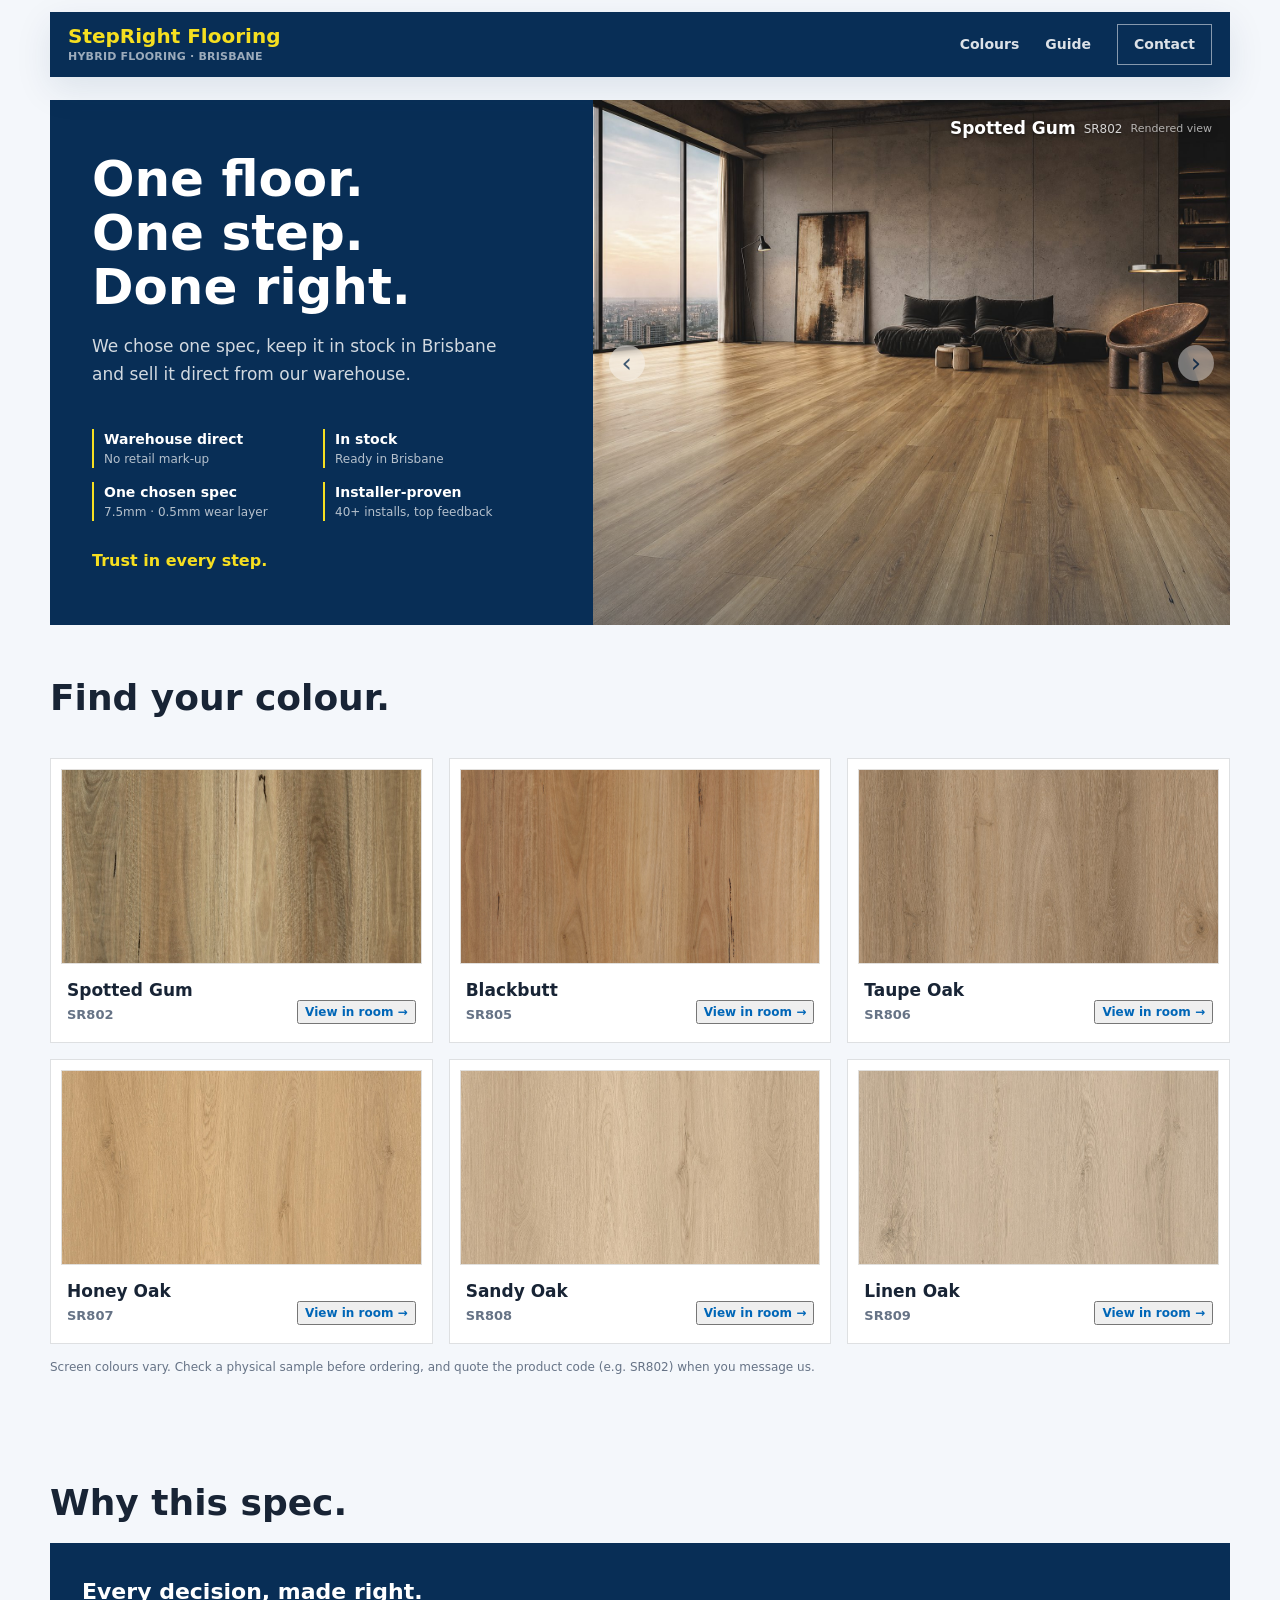
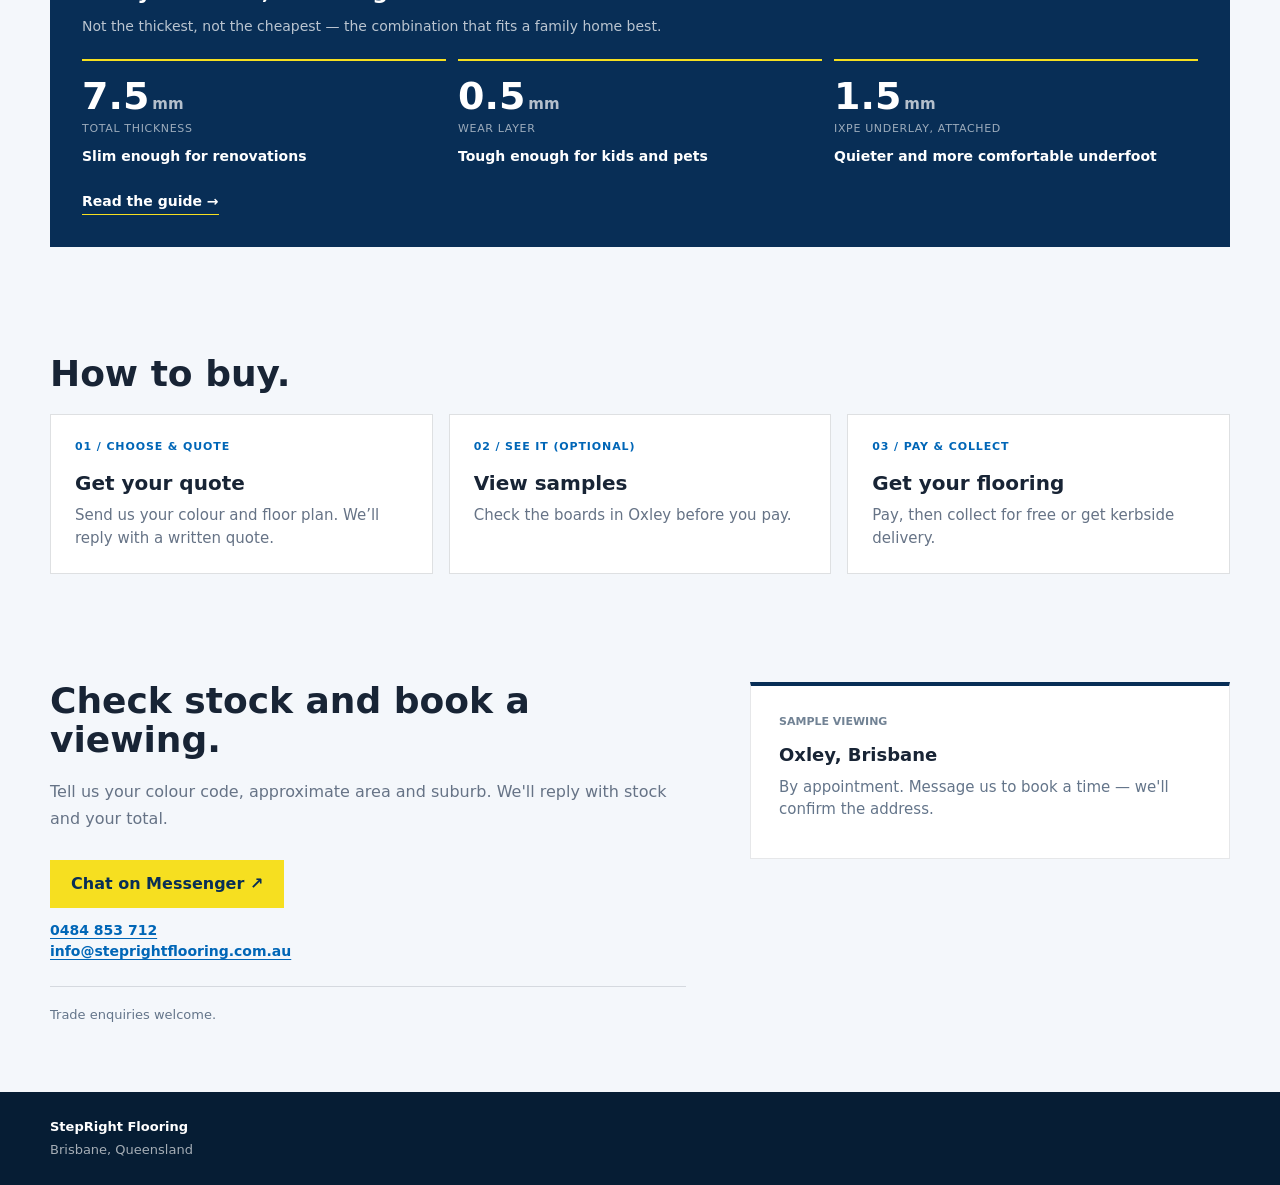
<file: index.html>
<!doctype html>
<html lang="en-AU">
  <head>
    <meta charset="UTF-8" />
    <meta name="viewport" content="width=device-width, initial-scale=1.0" />
    <meta
      name="description"
      content="7.5mm timber-look SPC hybrid flooring, in stock in Brisbane. Six colours, pickup or kerbside delivery. View samples in Oxley by appointment."
    />
    <title>StepRight Flooring | Hybrid Flooring Brisbane – In Stock</title>
    <link rel="canonical" href="https://www.steprightflooring.com.au/" />
    <link rel="icon" type="image/x-icon" href="/favicon.ico?v=8d5aaec" />
    <meta property="og:title" content="StepRight Flooring | Hybrid Flooring Brisbane – In Stock" />
    <meta
      property="og:description"
      content="7.5mm timber-look SPC hybrid flooring, in stock in Brisbane. Six colours, pickup or kerbside delivery. View samples in Oxley by appointment."
    />
    <meta property="og:url" content="https://www.steprightflooring.com.au/" />
    <meta property="og:type" content="website" />
    <meta property="og:site_name" content="StepRight Flooring" />
    <meta property="og:image" content="https://www.steprightflooring.com.au/assets/hero-spc-flooring.jpg" />
    <meta name="twitter:card" content="summary_large_image" />
    <meta name="twitter:title" content="StepRight Flooring | Hybrid Flooring Brisbane – In Stock" />
    <meta
      name="twitter:description"
      content="7.5mm timber-look SPC hybrid flooring, in stock in Brisbane. Six colours, pickup or kerbside delivery. View samples in Oxley by appointment."
    />
    <meta name="twitter:image" content="https://www.steprightflooring.com.au/assets/hero-spc-flooring.jpg" />
    <link rel="stylesheet" href="./styles.css" />
    <script type="application/ld+json">
      {
        "@context": "https://schema.org",
        "@type": "Organization",
        "name": "StepRight Flooring",
        "url": "https://www.steprightflooring.com.au/",
        "description": "Brisbane-based supplier of SPC hybrid flooring",
        "telephone": "+61484853712",
        "email": "info@steprightflooring.com.au",
        "areaServed": [
          {
            "@type": "City",
            "name": "Brisbane"
          },
          {
            "@type": "AdministrativeArea",
            "name": "Queensland"
          }
        ],
        "brand": {
          "@type": "Brand",
          "name": "StepRight Flooring",
          "category": "SPC flooring"
        }
      }
    </script>
  </head>
  <body>
    <header class="site-header" data-header>
      <a class="brand" href="#top" aria-label="StepRight home">
        <span>
          <strong>StepRight Flooring</strong>
          <small>Hybrid flooring · Brisbane</small>
        </span>
      </a>

      <nav class="site-nav">
        <a href="#colours">Colours</a>
        <a href="/guide/">Guide</a>
        <a class="nav-cta" href="#contact">Contact</a>
      </nav>
    </header>

    <main id="top">
      <section class="hero" aria-labelledby="hero-title">
        <div class="hero-brand-block">
          <h1 id="hero-title">One floor.<br />One step.<br />Done right.</h1>
          <p class="hero-copy">We chose one spec, keep it in stock in Brisbane and sell it direct from our warehouse.</p>
          <ul class="hero-points">
            <li><strong>Warehouse direct</strong><span>No retail mark-up</span></li>
            <li><strong>In stock</strong><span>Ready in Brisbane</span></li>
            <li><strong>One chosen spec</strong><span>7.5mm · 0.5mm wear layer</span></li>
            <li><strong>Installer-proven</strong><span>40+ installs, top feedback</span></li>
          </ul>
          <p class="hero-line">Trust in every step.</p>
        </div>

        <div class="hero-product-block">
          <img
            class="hero-image"
            data-hero-image
            src="./assets/hero-spc-flooring.jpg"
            alt="Timber-look hybrid flooring in a living and dining room"
          />
        </div>
      </section>

      <section class="colours section-pad" id="colours" aria-labelledby="colours-title">
        <div class="section-heading">
          <div>
            <h2 id="colours-title">Find your colour.</h2>
          </div>
        </div>

        <div class="colour-grid">
          <article class="colour-card" id="sr-802">
            <button
              class="swatch-button"
              type="button"
              data-lightbox
              data-lightbox-src="./assets/colour-802.jpg"
              data-lightbox-alt="Spotted Gum hybrid flooring sample, SR802"
              aria-label="View Spotted Gum, SR802, larger"
            >
              <img class="swatch" src="./assets/colour-802.jpg" alt="Spotted Gum hybrid flooring sample, SR802" />
            </button>
            <div class="card-foot">
              <div class="card-id">
                <h3>Spotted Gum</h3>
                <div class="colour-name">SR802</div>
              </div>
            </div>
          </article>

          <article class="colour-card" id="sr-805">
            <button
              class="swatch-button"
              type="button"
              data-lightbox
              data-lightbox-src="./assets/colour-805.jpg"
              data-lightbox-alt="Blackbutt hybrid flooring sample, SR805"
              aria-label="View Blackbutt, SR805, larger"
            >
              <img class="swatch" src="./assets/colour-805.jpg" alt="Blackbutt hybrid flooring sample, SR805" />
            </button>
            <div class="card-foot">
              <div class="card-id">
                <h3>Blackbutt</h3>
                <div class="colour-name">SR805</div>
              </div>
            </div>
          </article>

          <article class="colour-card" id="sr-806">
            <button
              class="swatch-button"
              type="button"
              data-lightbox
              data-lightbox-src="./assets/colour-806.jpg"
              data-lightbox-alt="Taupe Oak hybrid flooring sample, SR806"
              aria-label="View Taupe Oak, SR806, larger"
            >
              <img class="swatch" src="./assets/colour-806.jpg" alt="Taupe Oak hybrid flooring sample, SR806" />
            </button>
            <div class="card-foot">
              <div class="card-id">
                <h3>Taupe Oak</h3>
                <div class="colour-name">SR806</div>
              </div>
            </div>
          </article>

          <article class="colour-card" id="sr-807">
            <button
              class="swatch-button"
              type="button"
              data-lightbox
              data-lightbox-src="./assets/colour-807.jpg"
              data-lightbox-alt="Honey Oak hybrid flooring sample, SR807"
              aria-label="View Honey Oak, SR807, larger"
            >
              <img class="swatch" src="./assets/colour-807.jpg" alt="Honey Oak hybrid flooring sample, SR807" />
            </button>
            <div class="card-foot">
              <div class="card-id">
                <h3>Honey Oak</h3>
                <div class="colour-name">SR807</div>
              </div>
            </div>
          </article>

          <article class="colour-card" id="sr-808">
            <button
              class="swatch-button"
              type="button"
              data-lightbox
              data-lightbox-src="./assets/colour-808.jpg"
              data-lightbox-alt="Sandy Oak hybrid flooring sample, SR808"
              aria-label="View Sandy Oak, SR808, larger"
            >
              <img class="swatch" src="./assets/colour-808.jpg" alt="Sandy Oak hybrid flooring sample, SR808" />
            </button>
            <div class="card-foot">
              <div class="card-id">
                <h3>Sandy Oak</h3>
                <div class="colour-name">SR808</div>
              </div>
            </div>
          </article>

          <article class="colour-card" id="sr-809">
            <button
              class="swatch-button"
              type="button"
              data-lightbox
              data-lightbox-src="./assets/colour-809.jpg"
              data-lightbox-alt="Linen Oak hybrid flooring sample, SR809"
              aria-label="View Linen Oak, SR809, larger"
            >
              <img class="swatch" src="./assets/colour-809.jpg" alt="Linen Oak hybrid flooring sample, SR809" />
            </button>
            <div class="card-foot">
              <div class="card-id">
                <h3>Linen Oak</h3>
                <div class="colour-name">SR809</div>
              </div>
            </div>
          </article>
        </div>

        <p class="fine">Screen colours vary. Check a physical sample before ordering, and quote the product code (e.g. SR802) when you message us.</p>
      </section>

      <section class="section-pad" id="why-this-spec" aria-labelledby="thinking-title">
        <h2 id="thinking-title">Why this spec.</h2>
        <div class="thinking-band">
          <div class="tb-inner">
            <h3 class="tb-title">Every decision, made right.</h3>
            <p class="tb-sub">Not the thickest, not the cheapest — the combination that fits a family home best.</p>
            <div class="tb-grid">
              <div class="tb-item">
                <span class="tb-num">7.5<small>mm</small></span>
                <span class="tb-label">Total thickness</span>
                <span class="tb-b">Slim enough for renovations</span>
              </div>
              <div class="tb-item">
                <span class="tb-num">0.5<small>mm</small></span>
                <span class="tb-label">Wear layer</span>
                <span class="tb-b">Tough enough for kids and pets</span>
              </div>
              <div class="tb-item">
                <span class="tb-num">1.5<small>mm</small></span>
                <span class="tb-label">IXPE underlay, attached</span>
                <span class="tb-b">Quieter and more comfortable underfoot</span>
              </div>
            </div>
            <a class="tb-all" href="/guide/">Read the guide →</a>
          </div>
        </div>
      </section>

      <section class="section-pad" id="how-to-buy" aria-labelledby="how-title">
        <h2 id="how-title">How to buy.</h2>
        <div class="steps">
          <div class="step">
            <div class="step-label">01 / CHOOSE &amp; QUOTE</div>
            <h3>Get your quote</h3>
            <p>Send us your colour and floor plan. We’ll reply with a written quote.</p>
          </div>
          <div class="step">
            <div class="step-label">02 / SEE IT (OPTIONAL)</div>
            <h3>View samples</h3>
            <p>Check the boards in Oxley before you pay.</p>
          </div>
          <div class="step">
            <div class="step-label">03 / PAY &amp; COLLECT</div>
            <h3>Get your flooring</h3>
            <p>Pay, then collect for free or get kerbside delivery.</p>
          </div>
        </div>
      </section>

      <section class="contact section-pad" id="contact" aria-labelledby="contact-title">
        <div>
          <h2 id="contact-title">Check stock and book a viewing.</h2>
          <p>Tell us your colour code, approximate area and suburb. We'll reply with stock and your total.</p>
          <div class="contact-actions">
            <a
              class="button primary"
              href="https://m.me/61594506577076?ref=contact"
              target="_blank"
              rel="noopener"
              >Chat on Messenger ↗</a
            >
          </div>
          <p class="contact-email">
            <a href="tel:+61484853712">0484 853 712</a>
            <br />
            <a href="mailto:info@steprightflooring.com.au">info@steprightflooring.com.au</a>
          </p>
          <p class="trade-line">Trade enquiries welcome.</p>
        </div>
        <aside class="dealer-panel" aria-label="Sample viewing information">
          <span class="dealer-label">Sample viewing</span>
          <p class="location">Oxley, Brisbane</p>
          <p>By appointment. Message us to book a time — we'll confirm the address.</p>
        </aside>
      </section>
    </main>

    <footer class="site-footer">
      <div class="footer-brand">
        <strong>StepRight Flooring</strong>
        <p>Brisbane, Queensland</p>
      </div>
    </footer>

    <div
      class="lightbox"
      data-lightbox-modal
      role="dialog"
      aria-modal="true"
      aria-label="Colour image preview"
      hidden
    >
      <button class="lightbox-close" type="button" data-lightbox-close aria-label="Close image preview">×</button>
      <img class="lightbox-image" data-lightbox-image alt="" />
    </div>

    <script src="./script.js"></script>
  </body>
</html>
</file>
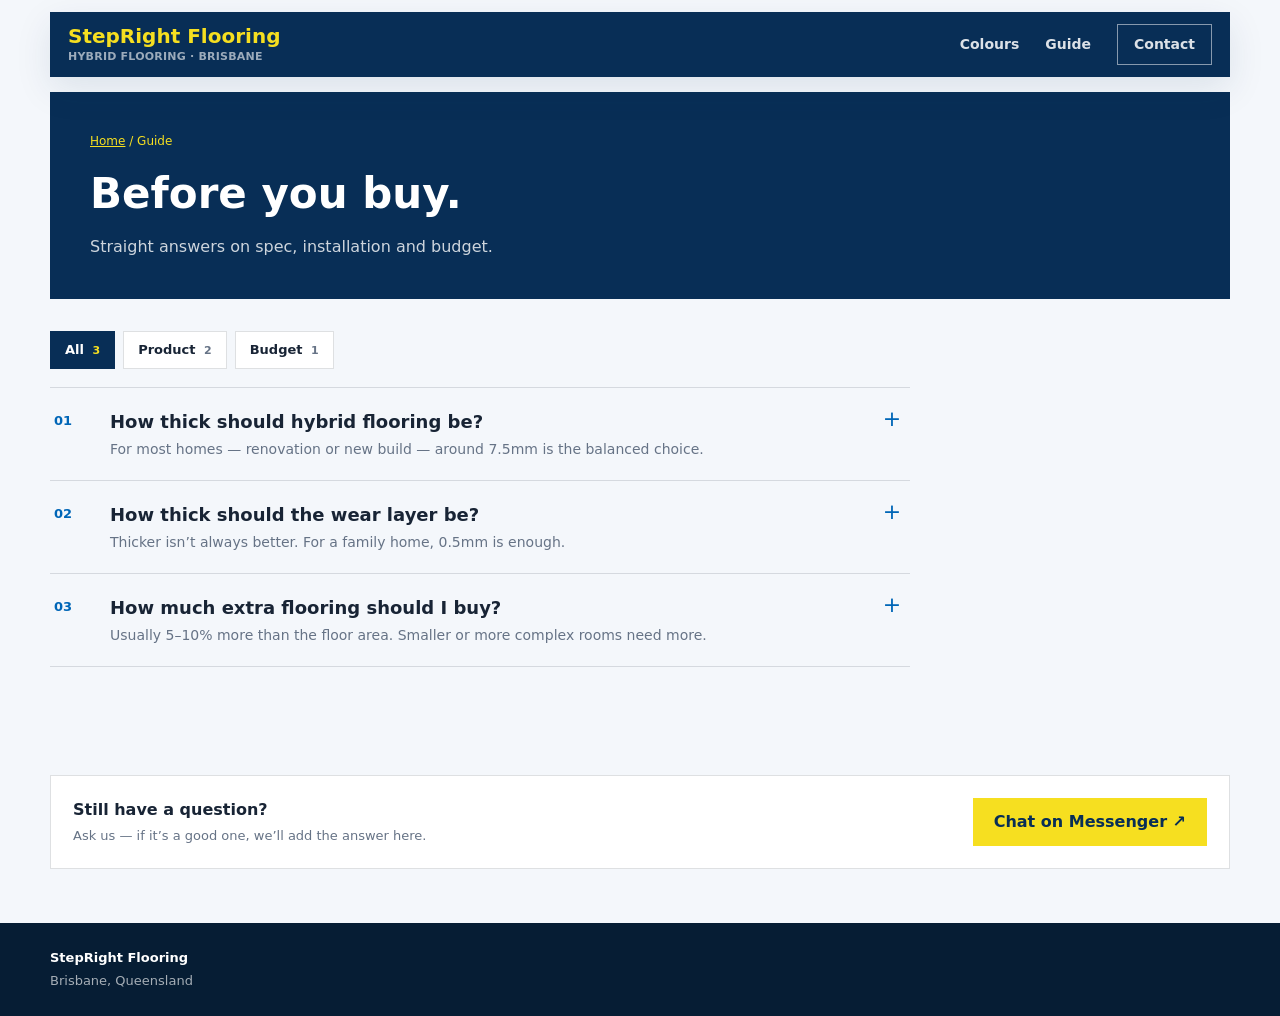
<file: guide/index.html>
<!doctype html>
<html lang="en-AU">
  <head>
    <meta charset="UTF-8" />
    <meta name="viewport" content="width=device-width, initial-scale=1.0" />
    <meta
      name="description"
      content="Straight answers before you buy hybrid flooring: thickness, wear layer, and how much extra to allow for wastage."
    />
    <title>Hybrid Flooring Guide – Before You Buy | StepRight Flooring Brisbane</title>
    <link rel="canonical" href="https://www.steprightflooring.com.au/guide/" />
    <link rel="icon" type="image/x-icon" href="/favicon.ico?v=8d5aaec" />
    <link rel="stylesheet" href="/styles.css" />
    <script type="application/ld+json">
      {
        "@context": "https://schema.org",
        "@type": "FAQPage",
        "mainEntity": [
          {
            "@type": "Question",
            "name": "How thick should hybrid flooring be?",
            "acceptedAnswer": {
              "@type": "Answer",
              "text": "For most homes — renovation or new build — around 7.5mm is the balanced choice. Hybrid flooring comes in 5.5, 6.5, 7.5, 8, 9 and even 11mm; a bigger number isn’t automatically a better floor. Around 7.5mm is solid and stable underfoot without adding height at doorways, skirting and joins to other rooms."
            }
          },
          {
            "@type": "Question",
            "name": "How thick should the wear layer be?",
            "acceptedAnswer": {
              "@type": "Answer",
              "text": "Thicker isn’t always better. The right wear layer depends on how the room is used: 0.3mm for light use, 0.5mm for family homes including kids and pets, 0.7mm and up for commercial spaces. For a family home, 0.5mm is enough."
            }
          },
          {
            "@type": "Question",
            "name": "How much extra flooring should I buy?",
            "acceptedAnswer": {
              "@type": "Answer",
              "text": "Usually 5–10% more than the floor area to allow for cutting waste. Large, simple rooms need about 5%; smaller rooms, hallways and spaces with many corners need 8–10%; patterns such as herringbone or chevron need more than 10%. Round up to full boxes (1.7457 m² per box)."
            }
          }
        ]
      }
    </script>
  </head>
  <body>
    <header class="site-header" data-header>
      <a class="brand" href="/" aria-label="StepRight home">
        <span>
          <strong>StepRight Flooring</strong>
          <small>Hybrid flooring · Brisbane</small>
        </span>
      </a>

      <nav class="site-nav" aria-label="Main navigation">
        <a href="/#colours">Colours</a>
        <a href="/guide/">Guide</a>
        <a class="nav-cta" href="/#contact">Contact</a>
      </nav>
    </header>

    <main id="top">
      <section class="page-hero">
        <p class="crumb"><a href="/">Home</a> / Guide</p>
        <h1>Before you buy.</h1>
        <p>Straight answers on spec, installation and budget.</p>
      </section>

      <section class="section-pad guide">
        <nav class="guide-cats" aria-label="Topics">
          <button class="guide-cat is-on" data-cat="all">All <span>3</span></button>
          <button class="guide-cat" data-cat="product">Product <span>2</span></button>
          <button class="guide-cat" data-cat="budget">Budget <span>1</span></button>
        </nav>

        <div class="qlist">
          <details class="q" id="thickness" data-cat="product">
            <summary>
              <span class="q-n">01</span>
              <span class="q-body">
                <span class="q-t">How thick should hybrid flooring be?</span>
                <span class="q-s">For most homes — renovation or new build — around 7.5mm is the balanced choice.</span>
              </span>
              <span class="q-x" aria-hidden="true">+</span>
            </summary>
            <div class="q-a">
              <p>Hybrid flooring comes in 5.5, 6.5, 7.5, 8, 9 and even 11mm. Each thickness came from a different period and was made for a different job — so a bigger number isn’t automatically a better floor.</p>
              <p>For most family homes, whether you’re renovating or building new, around 7.5mm is the balanced choice: solid and stable underfoot, without adding height you then have to deal with at doorways, skirting and the joins to other rooms.</p>
              <p>That’s why it’s the one thickness we stock.</p>
            </div>
          </details>

          <details class="q" id="wear-layer" data-cat="product">
            <summary>
              <span class="q-n">02</span>
              <span class="q-body">
                <span class="q-t">How thick should the wear layer be?</span>
                <span class="q-s">Thicker isn’t always better. For a family home, 0.5mm is enough.</span>
              </span>
              <span class="q-x" aria-hidden="true">+</span>
            </summary>
            <div class="q-a">
              <p>The wear layer is the clear top layer that protects the timber look underneath. You’ll see 0.3, 0.5, 0.7mm, and even 1mm or more.</p>
              <p>Thicker isn’t automatically better. The right choice depends on what the room is used for and how hard it’s used — and you pay for every extra tenth of a millimetre.</p>
              <table class="q-table">
                <thead><tr><th>Wear layer</th><th>Made for</th></tr></thead>
                <tbody>
                  <tr><td>0.3mm</td><td>Light use, low-traffic rooms</td></tr>
                  <tr class="hl"><td>0.5mm</td><td>Family homes, including kids and pets</td></tr>
                  <tr><td>0.7mm and up</td><td>Commercial spaces with constant foot traffic</td></tr>
                </tbody>
              </table>
              <p>For a home, 0.5mm is enough. Going thicker means paying for commercial-grade wear you won’t use.</p>
            </div>
          </details>

          <details class="q" id="wastage" data-cat="budget">
            <summary>
              <span class="q-n"></span>
              <span class="q-body">
                <span class="q-t">How much extra flooring should I buy?</span>
                <span class="q-s">Usually 5–10% more than the floor area. Smaller or more complex rooms need more.</span>
              </span>
              <span class="q-x" aria-hidden="true">+</span>
            </summary>
            <div class="q-a">
              <p>You always need a little more flooring than the area you’re covering. Boards are cut to fit walls, doorways and corners, and not every offcut can be used again. This is called wastage.</p>
              <p>For most jobs, wastage sits between 5% and 10%. Where you land depends on the space:</p>
              <table class="q-table">
                <thead><tr><th>The space</th><th>Allow for</th></tr></thead>
                <tbody>
                  <tr><td>Large, simple rectangular rooms</td><td>About 5%</td></tr>
                  <tr class="hl"><td>Smaller rooms, hallways, lots of corners and doorways</td><td>8–10%</td></tr>
                  <tr><td>Patterns such as herringbone or chevron</td><td>More than 10%</td></tr>
                </tbody>
              </table>
              <p>Example: a 30 m² room + 8% = 32.4 m². At 1.7457 m² per box, that’s 18.6 boxes — so you’d order 19.</p>
              <p>Not sure? Send us a floor plan — a photo of a hand sketch with measurements is fine — and we’ll work out the boxes for you.</p>
            </div>
          </details>
        </div>
      </section>

      <section class="section-pad">
        <div class="guide-cta">
          <div>
            <h3>Still have a question?</h3>
            <p>Ask us — if it’s a good one, we’ll add the answer here.</p>
          </div>
          <a class="button primary" href="https://m.me/61594506577076?ref=guide" target="_blank" rel="noopener">Chat on Messenger ↗</a>
        </div>
      </section>
    </main>

    <footer class="site-footer">
      <div class="footer-brand">
        <strong>StepRight Flooring</strong>
        <p>Brisbane, Queensland</p>
      </div>
    </footer>

    <script src="/script.js"></script>
  </body>
</html>
</file>
<file: styles.css>
:root {
  color-scheme: light;
  --navy: #082e56;
  --navy-deep: #061d34;
  --yellow: #f6df20;
  --link: #0066b7;
  --ink: #182435;
  --muted: #667386;
  --paper: #f4f7fb;
  --surface: #ffffff;
  --line: rgba(24, 36, 53, 0.14);
  --shadow: 0 24px 70px color-mix(in srgb, var(--navy) 16%, transparent);
  --page: min(1180px, calc(100% - 40px));
}

* {
  box-sizing: border-box;
}

html {
  scroll-behavior: smooth;
}

section {
  scroll-margin-top: 110px;
}

body {
  margin: 0;
  background: var(--paper);
  color: var(--ink);
  font-family:
    Inter, ui-sans-serif, system-ui, -apple-system, BlinkMacSystemFont,
    "Segoe UI", Arial, sans-serif;
  line-height: 1.5;
}

img {
  display: block;
  max-width: 100%;
}

a {
  color: inherit;
  text-decoration: none;
}

button {
  font: inherit;
}

.site-header {
  position: fixed;
  top: 12px;
  left: 50%;
  z-index: 20;
  display: flex;
  align-items: center;
  justify-content: space-between;
  width: min(1180px, calc(100% - 28px));
  transform: translateX(-50%);
  padding: 12px 18px;
  background: var(--navy);
  box-shadow: 0 12px 36px color-mix(in srgb, var(--navy) 10%, transparent);
  color: #fff;
  backdrop-filter: blur(16px);
  transition:
    background 180ms ease,
    box-shadow 180ms ease,
    color 180ms ease,
    padding 180ms ease;
}

.site-header.scrolled {
  background: var(--navy);
}

.brand {
  display: inline-flex;
  align-items: center;
  min-width: 0;
}

.brand strong,
.brand small {
  display: block;
}

.brand strong {
  color: var(--yellow);
  font-size: 20px;
  font-weight: 800;
  letter-spacing: 0;
  line-height: 1.05;
}

.brand small {
  margin-top: 3px;
  color: rgba(255, 255, 255, 0.6);
  font-size: 11px;
  font-weight: 700;
  letter-spacing: 0.02em;
  line-height: 1.2;
  text-transform: uppercase;
}

.site-nav {
  display: flex;
  align-items: center;
  gap: 26px;
  font-size: 14px;
  font-weight: 800;
}

.site-nav a {
  color: #fff;
  opacity: 0.86;
}

.site-nav a:hover {
  opacity: 1;
}

.nav-cta {
  border: 1px solid rgba(255, 255, 255, 0.6);
  background: transparent;
  color: #fff;
  padding: 9px 16px;
}

.nav-cta:hover {
  border-color: var(--yellow);
  color: var(--yellow);
}

.hero {
  display: grid;
  width: var(--page);
  margin: 24px auto 0;
  padding-top: 76px;
  grid-template-columns: minmax(0, 0.92fr) minmax(0, 1.08fr);
  background: transparent;
}

.hero-brand-block {
  display: grid;
  align-content: center;
  min-height: 500px;
  padding: 52px 42px;
  background: var(--navy);
  color: #fff;
}

.hero-product-block {
  position: relative;
  min-height: 500px;
  overflow: hidden;
  background: #fff;
}

.hero-product-block img {
  width: 100%;
  height: 100%;
  object-fit: cover;
}

.hero-image {
  transition: opacity 600ms ease;
}

.hero-image.is-fading {
  opacity: 0.18;
}

.hero-product-block::after {
  position: absolute;
  inset: 0;
  background: linear-gradient(0deg, color-mix(in srgb, var(--navy) 32%, transparent), transparent 48%);
  content: "";
}

.hero-scene-controls {
  position: absolute;
  inset: 0;
  z-index: 2;
  pointer-events: none;
}

.scene-bar {
  position: absolute;
  top: 16px;
  right: 18px;
  left: auto;
  bottom: auto;
  display: flex;
  align-items: center;
  justify-content: flex-end;
  gap: 8px;
  padding: 0;
  background: none;
  color: #fff;
  text-align: right;
  text-shadow: 0 1px 3px rgba(0, 0, 0, 0.55), 0 0 12px rgba(0, 0, 0, 0.35);
  white-space: nowrap;
}

.scene-name {
  font-size: 17px;
  font-weight: 800;
}

.scene-code {
  font-size: 12px;
  opacity: 0.8;
}

.scene-rendered {
  font-size: 11px;
  opacity: 0.65;
}

.hero-scene-arrow {
  border: 0;
  cursor: pointer;
}

.hero-scene-arrow {
  position: absolute;
  top: 50%;
  display: grid;
  width: 36px;
  height: 36px;
  place-items: center;
  border-radius: 50%;
  background: rgba(255, 255, 255, 0.55);
  backdrop-filter: blur(4px);
  color: var(--navy);
  font-size: 26px;
  line-height: 1;
  opacity: 0.75;
  pointer-events: auto;
  transform: translateY(-50%);
}

.hero-product-block:hover .hero-scene-arrow {
  opacity: 1;
}

.hero-scene-arrow.previous {
  left: 16px;
}

.hero-scene-arrow.next {
  right: 16px;
}

.eyebrow,
.section-kicker {
  color: var(--yellow);
  font-size: 12px;
  font-weight: 600;
  letter-spacing: 0;
  text-transform: uppercase;
}

h1,
h2,
h3,
p {
  margin-top: 0;
}

.hero h1 {
  max-width: 720px;
  margin-bottom: 0;
  font-size: clamp(34px, 4.2vw, 50px);
  line-height: 1.08;
}

.hero-line {
  margin: 28px 0 0;
  color: var(--yellow);
  font-size: 16px;
  font-weight: 800;
}

.hero-copy {
  max-width: 40ch;
  margin-top: 18px;
  color: rgba(255, 255, 255, 0.82);
  font-size: 17px;
  line-height: 1.65;
}

.hero-points {
  display: grid;
  max-width: 440px;
  grid-template-columns: 1fr 1fr;
  gap: 14px 22px;
  margin: 24px 0 0;
  padding: 0;
  list-style: none;
}

.hero-points li {
  border-left: 2px solid var(--yellow);
  padding-left: 10px;
}

.hero-points strong {
  display: block;
  color: #fff;
  font-size: 14px;
}

.hero-points span {
  display: block;
  color: rgba(255, 255, 255, 0.7);
  font-size: 12px;
}

.button {
  display: inline-flex;
  min-height: 48px;
  align-items: center;
  justify-content: center;
  border: 1px solid transparent;
  padding: 0 20px;
  font-weight: 700;
}

.button.primary {
  background: var(--yellow);
  color: var(--navy);
}

.button.primary:hover {
  background: var(--yellow);
}

.button.secondary {
  border-color: rgba(255, 255, 255, 0.74);
  color: #fff;
}

.button.secondary:hover {
  background: rgba(255, 255, 255, 0.12);
}

.section-pad {
  width: var(--page);
  margin: 0 auto;
  padding: 54px 0;
}

.intro {
  margin-top: 0;
  background: transparent;
}

.intro h2,
.section-heading h2,
#how-to-buy h2,
#why-this-spec h2,
.contact h2 {
  margin-bottom: 18px;
  font-size: 36px;
  line-height: 1.08;
  letter-spacing: 0;
}

.intro > p,
.section-heading > p,
.contact > div > p:not(.contact-email):not(.trade-line) {
  max-width: 820px;
  color: var(--muted);
  font-size: 16px;
  line-height: 1.7;
}

.intro .section-kicker,
.colours .section-kicker,
.contact .section-kicker {
  color: var(--link);
}

.colour-card h3 {
  margin: 16px 0 8px;
  font-size: 20px;
  line-height: 1.25;
}

.colour-card p {
  color: var(--muted);
  font-size: 15px;
}

.section-heading {
  display: flex;
  align-items: end;
  justify-content: space-between;
  gap: 24px;
  margin-bottom: 22px;
}

.section-heading > p {
  max-width: 440px;
}

.colours {
  background: transparent;
}

.thinking-band {
  margin: 20px 0 0;
  background: var(--navy);
  color: #fff;
}

.tb-inner {
  padding: 32px 32px;
}

.tb-title {
  margin: 0;
  color: #fff;
  font-size: 22px;
  font-weight: 800;
}

.tb-sub {
  max-width: none;
  margin: 8px 0 0;
  color: rgba(255, 255, 255, 0.72);
  font-size: 14px;
}

.tb-grid {
  display: grid;
  grid-template-columns: repeat(3, 1fr);
  gap: 12px;
  margin-top: 22px;
}

.tb-item {
  display: flex;
  flex-direction: column;
  padding-top: 16px;
  border-top: 2px solid var(--yellow);
}

.tb-num {
  font-size: 38px;
  font-weight: 800;
  line-height: 1;
}

.tb-num small {
  margin-left: 3px;
  color: rgba(255, 255, 255, 0.7);
  font-size: 15px;
}

.tb-label {
  margin-top: 6px;
  color: rgba(255, 255, 255, 0.6);
  font-size: 11px;
  letter-spacing: 0.06em;
  text-transform: uppercase;
}

.tb-b {
  margin-top: 8px;
  font-size: 14px;
  font-weight: 600;
}

.tb-all {
  display: inline-block;
  margin-top: 24px;
  border-bottom: 1px solid var(--yellow);
  padding-bottom: 2px;
  color: #fff;
  font-size: 14px;
  font-weight: 700;
}

.spec-inline {
  display: flex;
  flex-wrap: wrap;
  gap: 12px 28px;
  margin: 0 0 24px;
  padding: 16px 0;
  border-top: 1px solid var(--line);
  border-bottom: 1px solid var(--line);
  color: var(--muted);
  font-size: 14px;
}

.spec-inline strong {
  color: var(--navy);
}

.colour-grid {
  display: grid;
  grid-template-columns: repeat(3, minmax(0, 1fr));
  gap: 16px;
}

.colour-card {
  display: flex;
  flex-direction: column;
  min-width: 0;
  border: 1px solid var(--line);
  background: #fff;
  padding: 10px 10px 18px;
}

.swatch-button {
  display: block;
  width: 100%;
  padding: 0;
  border: 0;
  background: none;
  color: inherit;
  cursor: zoom-in;
}

.swatch-button:focus-visible {
  outline: 3px solid var(--link);
  outline-offset: 2px;
}

.swatch {
  display: block;
  width: 100%;
  height: 195px;
  border: 1px solid rgba(24, 36, 53, 0.08);
  background: #f3f0ea;
  object-fit: cover;
  object-position: center;
}

.colour-card h3 {
  margin: 16px 6px 6px;
  font-size: 17px;
}

.colour-name {
  margin: 0 6px;
  color: var(--muted);
  font-size: 13px;
  font-weight: 600;
  line-height: 1.3;
}

.card-foot {
  display: flex;
  align-items: flex-end;
  justify-content: space-between;
  gap: 12px;
  flex-wrap: wrap;
  margin: 16px 6px 0;
}

.card-foot h3 {
  margin: 0 0 6px;
}

.card-foot .colour-name {
  margin: 0;
}

.card-foot .view-room {
  margin: 0 0 0 auto;
  white-space: nowrap;
  color: var(--link);
  font-size: 12px;
  font-weight: 700;
}

.card-foot .view-room:hover {
  text-decoration: underline;
}

.scene-link {
  border: 0;
  background: none;
  cursor: pointer;
  padding: 0;
}

.fine {
  margin: 14px 0 0;
  color: var(--muted);
  font-size: 12px;
}

.steps {
  display: grid;
  grid-template-columns: repeat(3, minmax(0, 1fr));
  gap: 16px;
  margin-top: 20px;
}

.step {
  border: 1px solid var(--line);
  background: #fff;
  padding: 24px;
}

.step-label {
  color: var(--link);
  font-size: 11px;
  font-weight: 700;
  letter-spacing: 0.08em;
}

.step h3 {
  margin: 16px 0 8px;
  font-size: 20px;
  line-height: 1.25;
}

.step p {
  margin-bottom: 0;
  color: var(--muted);
  font-size: 15px;
}

.contact {
  display: grid;
  grid-template-columns: minmax(0, 1fr) minmax(320px, 480px);
  gap: clamp(28px, 5vw, 64px);
  align-items: start;
  background: transparent;
}

.contact-actions {
  display: flex;
  flex-wrap: wrap;
  gap: 12px;
  margin-top: 28px;
}

.contact-actions .button {
  min-height: 48px;
  padding-right: 20px;
  padding-left: 20px;
}

.contact-email {
  margin-top: 12px;
  color: #64758a;
  font-size: 14px;
  overflow-wrap: anywhere;
}

.contact-email a {
  color: var(--link);
  font-weight: 700;
  text-decoration: underline;
  text-underline-offset: 3px;
}

.trade-line {
  margin-top: 24px;
  border-top: 1px solid var(--line);
  padding-top: 18px;
  color: #64758a;
  font-size: 13px;
}

.dealer-panel {
  display: block;
  border: 1px solid rgba(24, 36, 53, 0.1);
  border-top: 4px solid var(--navy);
  background: #fff;
  padding: clamp(22px, 3vw, 28px);
}

.dealer-label {
  display: block;
  margin-bottom: 10px;
  color: rgba(82, 102, 125, 0.82);
  font-size: 11px;
  font-weight: 700;
  text-transform: uppercase;
}

.dealer-panel h3 {
  margin-bottom: 12px;
  font-size: 25px;
  line-height: 1.2;
}

.dealer-panel p {
  margin-bottom: 9px;
  color: #64758a;
  font-size: 15px;
  font-weight: 400;
  line-height: 1.5;
}

.dealer-panel .location {
  margin: 6px 0 8px;
  color: var(--ink);
  font-size: 18px;
  font-weight: 700;
}

.dealer-map {
  color: var(--link);
  text-decoration-color: color-mix(in srgb, var(--navy) 28%, transparent);
  text-underline-offset: 4px;
}

.dealer-map:hover {
  color: var(--link);
  text-decoration-color: rgba(53, 92, 138, 0.65);
}

.lightbox {
  position: fixed;
  inset: 0;
  z-index: 60;
  display: flex;
  align-items: center;
  justify-content: center;
  padding: 24px;
  background: color-mix(in srgb, var(--navy-deep) 88%, transparent);
}

.lightbox[hidden] {
  display: none;
}

.lightbox-image {
  width: auto;
  max-width: min(1000px, 100%);
  height: auto;
  max-height: 86vh;
  object-fit: contain;
  background: #f3f0ea;
}

.lightbox-close {
  position: absolute;
  top: 18px;
  right: 18px;
  width: 46px;
  height: 46px;
  border: 1px solid rgba(255, 255, 255, 0.7);
  background: color-mix(in srgb, var(--navy) 60%, transparent);
  color: #fff;
  font-size: 26px;
  line-height: 1;
  cursor: pointer;
}

.lightbox-close:hover {
  background: color-mix(in srgb, var(--navy) 90%, transparent);
}


.site-footer {
  display: flex;
  flex-wrap: wrap;
  align-items: center;
  justify-content: flex-start;
  gap: 18px;
  padding: 25px max(20px, calc((100% - 1180px) / 2));
  background: var(--navy-deep);
  color: #fff;
  font-size: 13px;
}

.site-footer p {
  margin: 4px 0 0;
  color: rgba(255, 255, 255, 0.64);
}

.site-footer a {
  color: var(--yellow);
  font-weight: 800;
}

.page-hero {
  width: var(--page);
  margin: 92px auto 0;
  background: var(--navy);
  color: #fff;
  padding: 40px;
}

.page-hero .crumb {
  margin: 0 0 12px;
  color: var(--yellow);
  font-size: 12px;
}

.page-hero .crumb a {
  text-decoration: underline;
}

.page-hero h1 {
  margin: 0;
  font-size: clamp(28px, 3.6vw, 42px);
  font-weight: 800;
}

.page-hero p {
  margin: 10px 0 0;
  color: rgba(255, 255, 255, 0.8);
}

.guide {
  padding-top: 32px;
}

.guide-cats {
  display: flex;
  flex-wrap: wrap;
  gap: 8px;
  margin-bottom: 18px;
}

.guide-cat {
  border: 1px solid var(--line);
  background: var(--surface);
  color: var(--ink);
  cursor: pointer;
  font-family: inherit;
  font-size: 13px;
  font-weight: 600;
  padding: 8px 14px;
}

.guide-cat span {
  margin-left: 4px;
  color: var(--muted);
  font-size: 11px;
}

.guide-cat.is-on {
  border-color: var(--navy);
  background: var(--navy);
  color: #fff;
}

.guide-cat.is-on span {
  color: var(--yellow);
}

.qlist {
  max-width: 860px;
  border-top: 1px solid var(--line);
}

.q {
  border-bottom: 1px solid var(--line);
}

.q[open] {
  background: var(--surface);
}

.q summary {
  display: grid;
  grid-template-columns: 44px 1fr 28px;
  gap: 12px;
  align-items: start;
  padding: 20px 4px;
  cursor: pointer;
  list-style: none;
}

.q summary::-webkit-details-marker {
  display: none;
}

.q-n {
  padding-top: 3px;
  color: var(--link);
  font-size: 13px;
  font-variant-numeric: tabular-nums;
  font-weight: 800;
}

.q-t {
  display: block;
  font-size: 18px;
  font-weight: 700;
}

.q-s {
  display: block;
  margin-top: 4px;
  color: var(--muted);
  font-size: 14px;
}

.q-x {
  color: var(--link);
  font-size: 22px;
  line-height: 1;
  text-align: center;
  transition: transform 0.2s;
}

.q[open] .q-x {
  transform: rotate(45deg);
}

.q-a {
  padding: 0 44px 22px 60px;
  font-size: 15px;
}

.q-a p {
  max-width: 68ch;
  margin: 0 0 12px;
  line-height: 1.6;
}

.q-table {
  min-width: 320px;
  margin: 4px 0 14px;
  border-collapse: collapse;
  font-size: 14px;
}

.q-table th {
  padding: 6px 16px 6px 0;
  border-bottom: 1px solid var(--line);
  color: var(--muted);
  font-size: 11px;
  letter-spacing: 0.06em;
  text-align: left;
  text-transform: uppercase;
}

.q-table td {
  padding: 8px 16px 8px 0;
  border-bottom: 1px solid var(--line);
}

.q-table tr.hl td {
  color: var(--navy);
  font-weight: 700;
}

.q.flash {
  outline: 2px solid var(--yellow);
  outline-offset: -2px;
}

.guide-cta {
  display: flex;
  flex-wrap: wrap;
  align-items: center;
  justify-content: space-between;
  gap: 16px;
  border: 1px solid var(--line);
  background: var(--surface);
  padding: 22px;
}

.guide-cta h3 {
  margin: 0 0 4px;
  font-size: 16px;
}

.guide-cta p {
  margin: 0;
  color: var(--muted);
  font-size: 13px;
}

@media (max-width: 1080px) {
  .hero {
    grid-template-columns: 1fr;
    min-height: auto;
  }

  .hero-brand-block,
  .hero-product-block {
    min-height: auto;
  }

  .hero-brand-block {
    padding-top: 72px;
    padding-bottom: 54px;
  }

  .hero-product-block {
    min-height: 420px;
  }

  .swatch {
    height: 160px;
  }
}

@media (max-width: 900px) {
  .section-heading,
  .contact {
    grid-template-columns: 1fr;
  }

  .colour-grid {
    grid-template-columns: repeat(2, minmax(0, 1fr));
    gap: 12px;
  }

  .steps {
    grid-template-columns: 1fr;
  }

  .tb-grid {
    grid-template-columns: 1fr;
    gap: 22px;
  }

  .tb-inner {
    padding: 26px 20px;
  }

  .tb-num {
    font-size: 34px;
  }

  .tb-title {
    font-size: 20px;
  }

  .section-heading {
    display: grid;
    align-items: start;
  }
}

@media (max-width: 640px) {
  :root {
    --page: calc(100% - 28px);
  }

  section {
    scroll-margin-top: 76px;
  }

  .site-header {
    top: 8px;
    width: calc(100% - 24px);
    padding: 10px 12px;
  }

  .brand strong {
    font-size: 18px;
  }

  .brand small {
    font-size: 10px;
  }

  .site-nav a[href="#colours"] {
    display: none;
  }

  .site-nav a[href="/#colours"] {
    display: none;
  }

  .site-nav a[href="/guide/"] {
    display: none;
  }

  .hero {
    margin-top: 6px;
    padding-top: 62px;
  }

  .hero-brand-block {
    padding: 28px 18px 24px;
  }

  .hero-line {
    margin-top: 28px;
    font-size: 16px;
  }

  .hero-copy {
    font-size: 15px;
    line-height: 1.5;
  }

  .button {
    min-height: 46px;
    padding: 0 16px;
  }

  .hero-product-block {
    display: grid;
    min-height: 0;
  }

  .hero-product-block::after {
    display: none;
  }

  .hero-product-block img {
    height: 228px;
    object-position: center;
  }

  .section-pad {
    padding: 36px 0;
  }

  .section-heading {
    gap: 10px;
    margin-bottom: 18px;
  }

  .intro h2,
  .section-heading h2,
  #how-to-buy h2,
  #why-this-spec h2,
  .contact h2 {
    font-size: 29px;
    line-height: 1.12;
  }

  .intro > p,
  .section-heading > p,
  .contact > div > p:not(.contact-email):not(.trade-line) {
    font-size: 15.5px;
    line-height: 1.62;
  }

  .spec-inline {
    gap: 8px 14px;
    padding: 12px 0;
    font-size: 12px;
  }

  .colour-grid {
    gap: 10px;
  }

  .colour-card {
    min-height: 0;
    padding: 8px 8px 14px;
  }

  .colour-card h3 {
    font-size: 17px;
    margin-left: 2px;
  }

  .colour-name {
    margin-right: 2px;
    margin-left: 2px;
  }

  .card-foot {
    align-items: flex-start;
    flex-wrap: wrap;
  }

  .card-foot .view-room {
    margin-top: 6px;
  }

  .swatch {
    height: 140px;
  }

  .fine {
    line-height: 1.6;
  }

  .contact {
    gap: 24px;
  }

  .dealer-panel {
    padding: 22px;
  }

  .contact-actions {
    display: grid;
  }

  .site-footer {
    display: grid;
    padding: 25px 20px;
  }

  .page-hero {
    margin-top: 76px;
    padding: 28px 22px;
  }

  .q summary {
    grid-template-columns: 32px 1fr 24px;
  }

  .q-t {
    font-size: 16px;
  }

  .q-a {
    padding: 0 12px 20px 48px;
  }

  .q-table {
    width: 100%;
    min-width: 0;
  }
}
@media (max-width: 360px) {
  :root {
    --page: calc(100% - 24px);
  }

  .hero-brand-block {
    padding: 30px 18px 28px;
  }

  .hero-product-block img {
    height: 230px;
  }

  .colour-grid {
    grid-template-columns: 1fr;
  }
}
</file>
